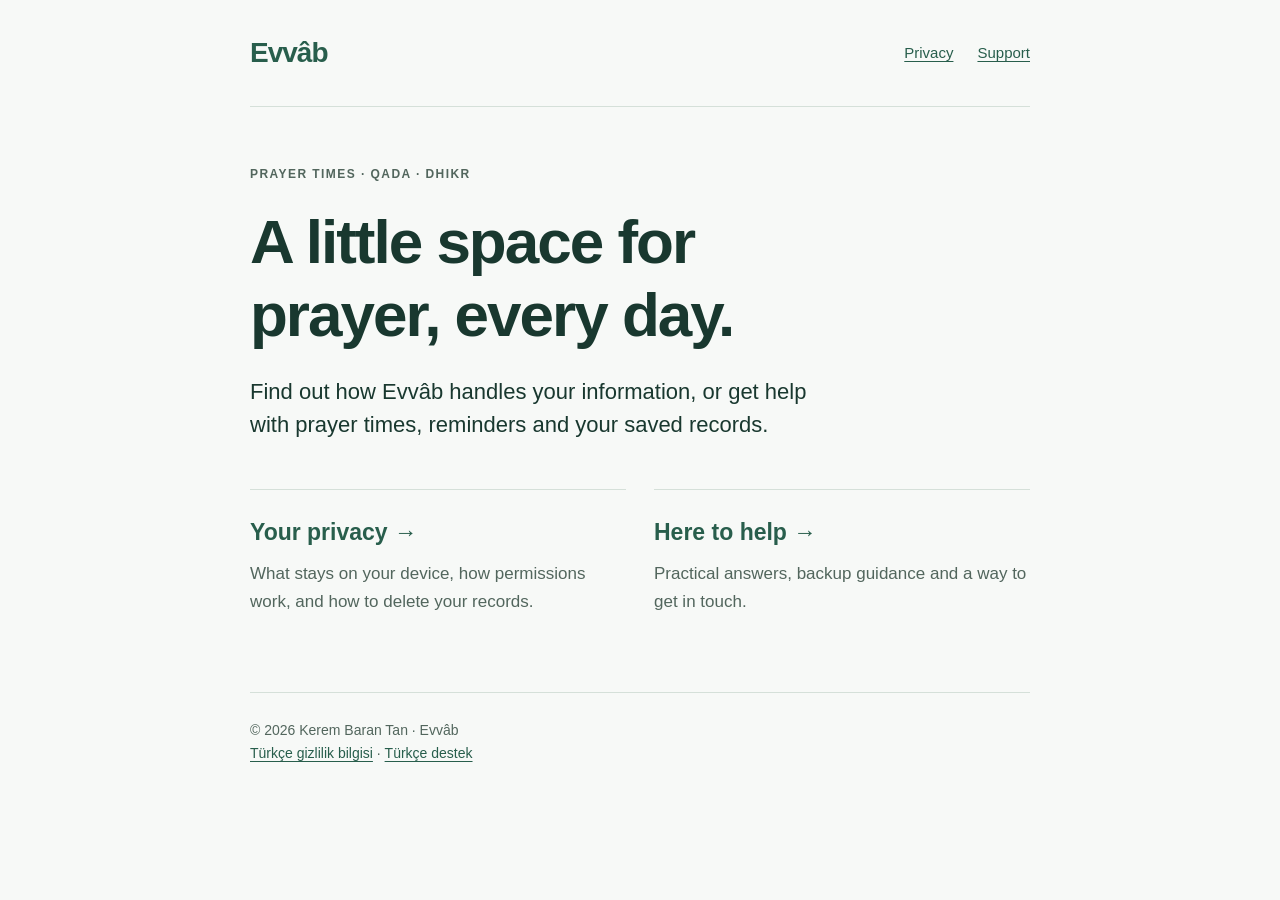
<file: index.html>
<!doctype html>
<html lang="en">
<head><meta charset="utf-8"><meta name="viewport" content="width=device-width,initial-scale=1"><meta name="description" content="Privacy and support for Evvâb, a prayer times, qada and dhikr app for iPhone."><title>Evvâb — Privacy &amp; Support</title><link rel="stylesheet" href="styles.css"></head>
<body>
<a class="skip" href="#main">Skip to content</a>
<header><a class="brand" href="index.html" aria-label="Evvâb home">Evvâb</a><nav aria-label="Main"><a href="privacy.html">Privacy</a><a href="support.html">Support</a></nav></header>
<main id="main">
<p class="eyebrow">Prayer times · Qada · Dhikr</p>
<h1>A little space for prayer, every day.</h1>
<p class="lede">Find out how Evvâb handles your information, or get help with prayer times, reminders and your saved records.</p>
<div class="links"><a href="privacy.html"><strong>Your privacy →</strong><span>What stays on your device, how permissions work, and how to delete your records.</span></a><a href="support.html"><strong>Here to help →</strong><span>Practical answers, backup guidance and a way to get in touch.</span></a></div>
</main>
<footer><p>© 2026 Kerem Baran Tan · Evvâb</p><p><a href="privacy.html#turkce" lang="tr">Türkçe gizlilik bilgisi</a> · <a href="support.html#turkce" lang="tr">Türkçe destek</a></p></footer>
</body></html>
</file>
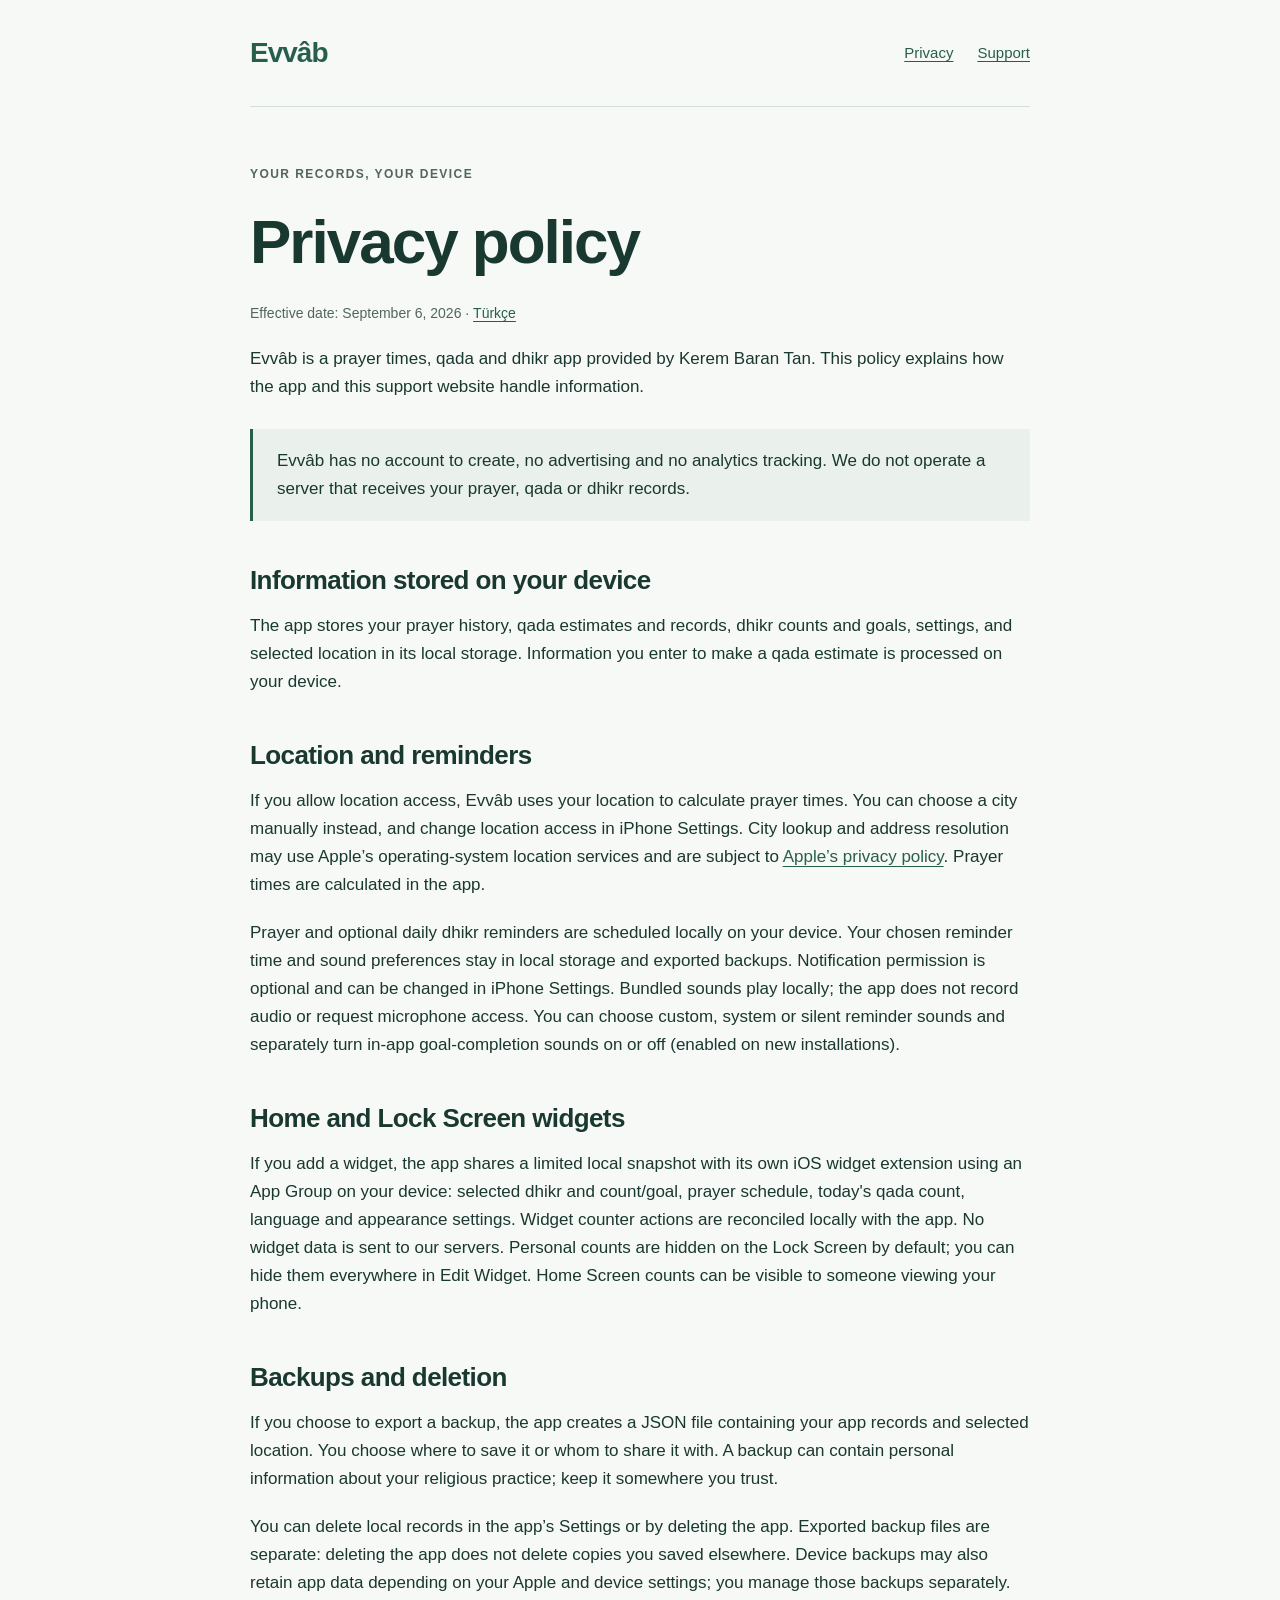
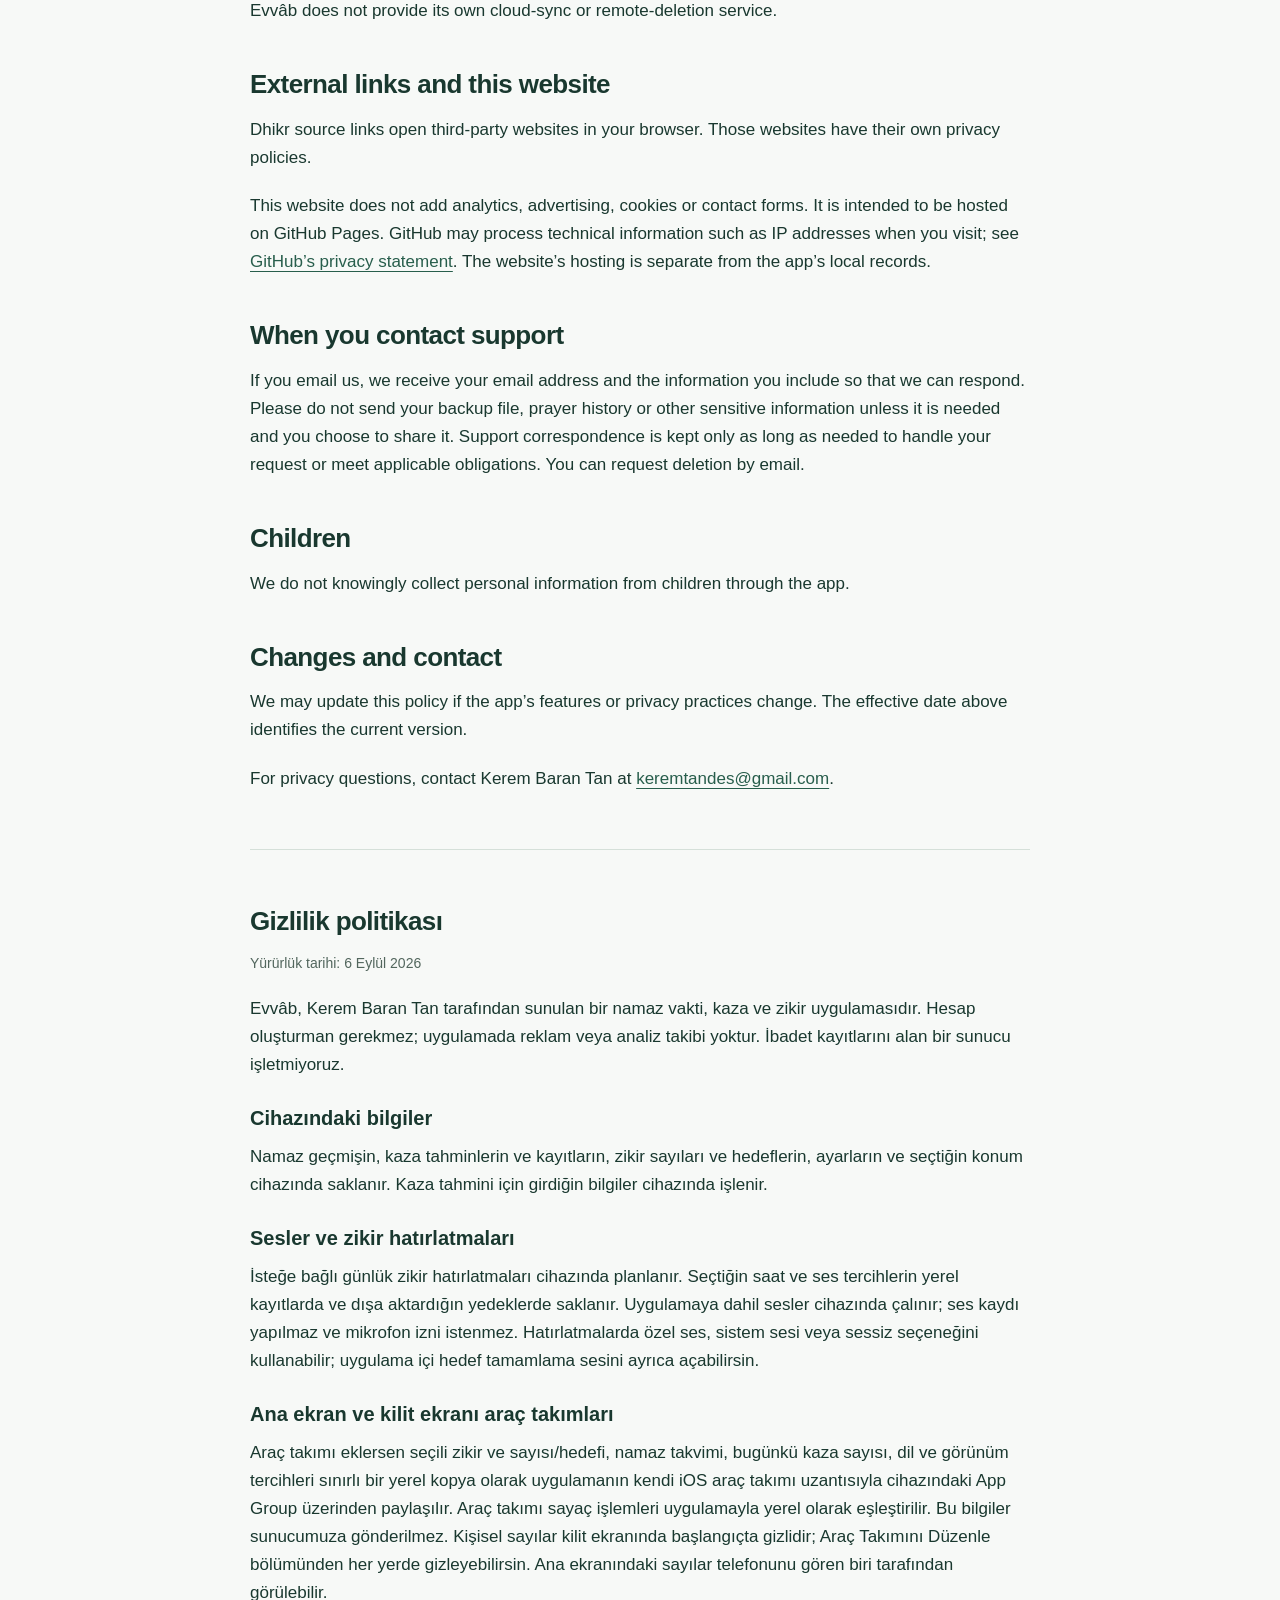
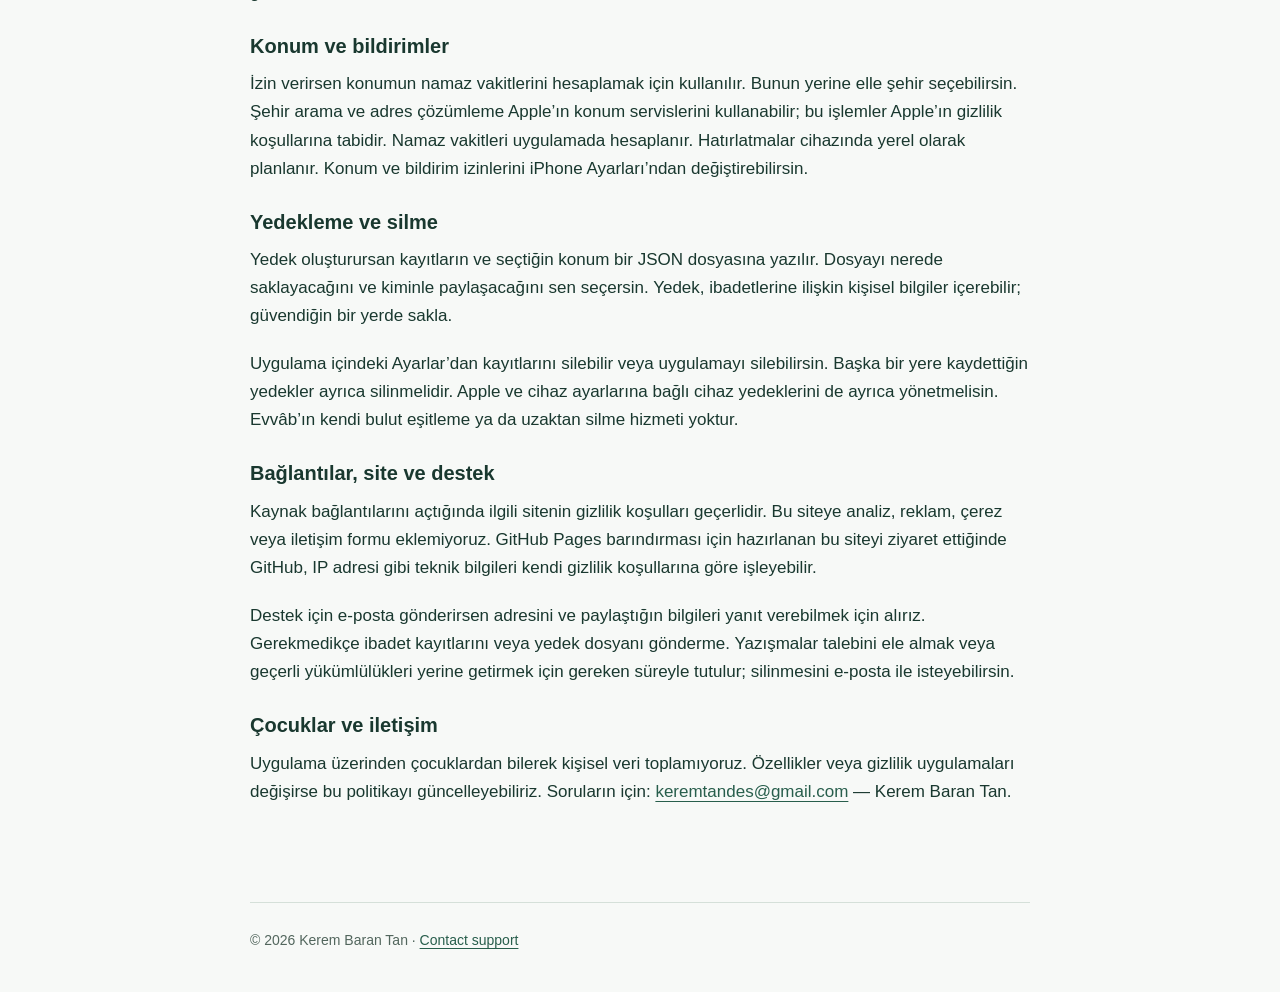
<file: privacy.html>
<!doctype html>
<html lang="en">
<head><meta charset="utf-8"><meta name="viewport" content="width=device-width,initial-scale=1"><meta name="description" content="Evvâb privacy policy: local prayer and dhikr records, location permissions, backups and contact information."><title>Privacy Policy — Evvâb</title><link rel="stylesheet" href="styles.css"></head>
<body>
<a class="skip" href="#main">Skip to content</a>
<header><a class="brand" href="index.html" aria-label="Evvâb home">Evvâb</a><nav aria-label="Main"><a href="privacy.html" aria-current="page">Privacy</a><a href="support.html">Support</a></nav></header>
<main id="main">
<p class="eyebrow">Your records, your device</p><h1>Privacy policy</h1>
<p class="meta">Effective date: September 6, 2026 · <a href="#turkce" lang="tr">Türkçe</a></p>
<p>Evvâb is a prayer times, qada and dhikr app provided by Kerem Baran Tan. This policy explains how the app and this support website handle information.</p>
<div class="notice"><p>Evvâb has no account to create, no advertising and no analytics tracking. We do not operate a server that receives your prayer, qada or dhikr records.</p></div>
<h2>Information stored on your device</h2>
<p>The app stores your prayer history, qada estimates and records, dhikr counts and goals, settings, and selected location in its local storage. Information you enter to make a qada estimate is processed on your device.</p>
<h2>Location and reminders</h2>
<p>If you allow location access, Evvâb uses your location to calculate prayer times. You can choose a city manually instead, and change location access in iPhone Settings. City lookup and address resolution may use Apple’s operating-system location services and are subject to <a href="https://www.apple.com/legal/privacy/">Apple’s privacy policy</a>. Prayer times are calculated in the app.</p>
<p>Prayer and optional daily dhikr reminders are scheduled locally on your device. Your chosen reminder time and sound preferences stay in local storage and exported backups. Notification permission is optional and can be changed in iPhone Settings. Bundled sounds play locally; the app does not record audio or request microphone access. You can choose custom, system or silent reminder sounds and separately turn in-app goal-completion sounds on or off (enabled on new installations).</p>
<h2>Home and Lock Screen widgets</h2>
<p>If you add a widget, the app shares a limited local snapshot with its own iOS widget extension using an App Group on your device: selected dhikr and count/goal, prayer schedule, today's qada count, language and appearance settings. Widget counter actions are reconciled locally with the app. No widget data is sent to our servers. Personal counts are hidden on the Lock Screen by default; you can hide them everywhere in Edit Widget. Home Screen counts can be visible to someone viewing your phone.</p>
<h2>Backups and deletion</h2>
<p>If you choose to export a backup, the app creates a JSON file containing your app records and selected location. You choose where to save it or whom to share it with. A backup can contain personal information about your religious practice; keep it somewhere you trust.</p>
<p>You can delete local records in the app’s Settings or by deleting the app. Exported backup files are separate: deleting the app does not delete copies you saved elsewhere. Device backups may also retain app data depending on your Apple and device settings; you manage those backups separately. Evvâb does not provide its own cloud-sync or remote-deletion service.</p>
<h2>External links and this website</h2>
<p>Dhikr source links open third-party websites in your browser. Those websites have their own privacy policies.</p>
<p>This website does not add analytics, advertising, cookies or contact forms. It is intended to be hosted on GitHub Pages. GitHub may process technical information such as IP addresses when you visit; see <a href="https://docs.github.com/en/site-policy/privacy-policies/github-general-privacy-statement">GitHub’s privacy statement</a>. The website’s hosting is separate from the app’s local records.</p>
<h2>When you contact support</h2>
<p>If you email us, we receive your email address and the information you include so that we can respond. Please do not send your backup file, prayer history or other sensitive information unless it is needed and you choose to share it. Support correspondence is kept only as long as needed to handle your request or meet applicable obligations. You can request deletion by email.</p>
<h2>Children</h2>
<p>We do not knowingly collect personal information from children through the app.</p>
<h2>Changes and contact</h2>
<p>We may update this policy if the app’s features or privacy practices change. The effective date above identifies the current version.</p>
<p>For privacy questions, contact Kerem Baran Tan at <a href="mailto:keremtandes@gmail.com">keremtandes@gmail.com</a>.</p>
<section lang="tr" id="turkce">
<h2>Gizlilik politikası</h2><p class="meta">Yürürlük tarihi: 6 Eylül 2026</p>
<p>Evvâb, Kerem Baran Tan tarafından sunulan bir namaz vakti, kaza ve zikir uygulamasıdır. Hesap oluşturman gerekmez; uygulamada reklam veya analiz takibi yoktur. İbadet kayıtlarını alan bir sunucu işletmiyoruz.</p>
<h3>Cihazındaki bilgiler</h3><p>Namaz geçmişin, kaza tahminlerin ve kayıtların, zikir sayıları ve hedeflerin, ayarların ve seçtiğin konum cihazında saklanır. Kaza tahmini için girdiğin bilgiler cihazında işlenir.</p>
<h3>Sesler ve zikir hatırlatmaları</h3><p>İsteğe bağlı günlük zikir hatırlatmaları cihazında planlanır. Seçtiğin saat ve ses tercihlerin yerel kayıtlarda ve dışa aktardığın yedeklerde saklanır. Uygulamaya dahil sesler cihazında çalınır; ses kaydı yapılmaz ve mikrofon izni istenmez. Hatırlatmalarda özel ses, sistem sesi veya sessiz seçeneğini kullanabilir; uygulama içi hedef tamamlama sesini ayrıca açabilirsin.</p>
<h3>Ana ekran ve kilit ekranı araç takımları</h3><p>Araç takımı eklersen seçili zikir ve sayısı/hedefi, namaz takvimi, bugünkü kaza sayısı, dil ve görünüm tercihleri sınırlı bir yerel kopya olarak uygulamanın kendi iOS araç takımı uzantısıyla cihazındaki App Group üzerinden paylaşılır. Araç takımı sayaç işlemleri uygulamayla yerel olarak eşleştirilir. Bu bilgiler sunucumuza gönderilmez. Kişisel sayılar kilit ekranında başlangıçta gizlidir; Araç Takımını Düzenle bölümünden her yerde gizleyebilirsin. Ana ekranındaki sayılar telefonunu gören biri tarafından görülebilir.</p>
<h3>Konum ve bildirimler</h3><p>İzin verirsen konumun namaz vakitlerini hesaplamak için kullanılır. Bunun yerine elle şehir seçebilirsin. Şehir arama ve adres çözümleme Apple’ın konum servislerini kullanabilir; bu işlemler Apple’ın gizlilik koşullarına tabidir. Namaz vakitleri uygulamada hesaplanır. Hatırlatmalar cihazında yerel olarak planlanır. Konum ve bildirim izinlerini iPhone Ayarları’ndan değiştirebilirsin.</p>
<h3>Yedekleme ve silme</h3><p>Yedek oluşturursan kayıtların ve seçtiğin konum bir JSON dosyasına yazılır. Dosyayı nerede saklayacağını ve kiminle paylaşacağını sen seçersin. Yedek, ibadetlerine ilişkin kişisel bilgiler içerebilir; güvendiğin bir yerde sakla.</p><p>Uygulama içindeki Ayarlar’dan kayıtlarını silebilir veya uygulamayı silebilirsin. Başka bir yere kaydettiğin yedekler ayrıca silinmelidir. Apple ve cihaz ayarlarına bağlı cihaz yedeklerini de ayrıca yönetmelisin. Evvâb’ın kendi bulut eşitleme ya da uzaktan silme hizmeti yoktur.</p>
<h3>Bağlantılar, site ve destek</h3><p>Kaynak bağlantılarını açtığında ilgili sitenin gizlilik koşulları geçerlidir. Bu siteye analiz, reklam, çerez veya iletişim formu eklemiyoruz. GitHub Pages barındırması için hazırlanan bu siteyi ziyaret ettiğinde GitHub, IP adresi gibi teknik bilgileri kendi gizlilik koşullarına göre işleyebilir.</p><p>Destek için e-posta gönderirsen adresini ve paylaştığın bilgileri yanıt verebilmek için alırız. Gerekmedikçe ibadet kayıtlarını veya yedek dosyanı gönderme. Yazışmalar talebini ele almak veya geçerli yükümlülükleri yerine getirmek için gereken süreyle tutulur; silinmesini e-posta ile isteyebilirsin.</p>
<h3>Çocuklar ve iletişim</h3><p>Uygulama üzerinden çocuklardan bilerek kişisel veri toplamıyoruz. Özellikler veya gizlilik uygulamaları değişirse bu politikayı güncelleyebiliriz. Soruların için: <a href="mailto:keremtandes@gmail.com">keremtandes@gmail.com</a> — Kerem Baran Tan.</p>
</section>
</main><footer><p>© 2026 Kerem Baran Tan · <a href="support.html">Contact support</a></p></footer>
</body></html>
</file>
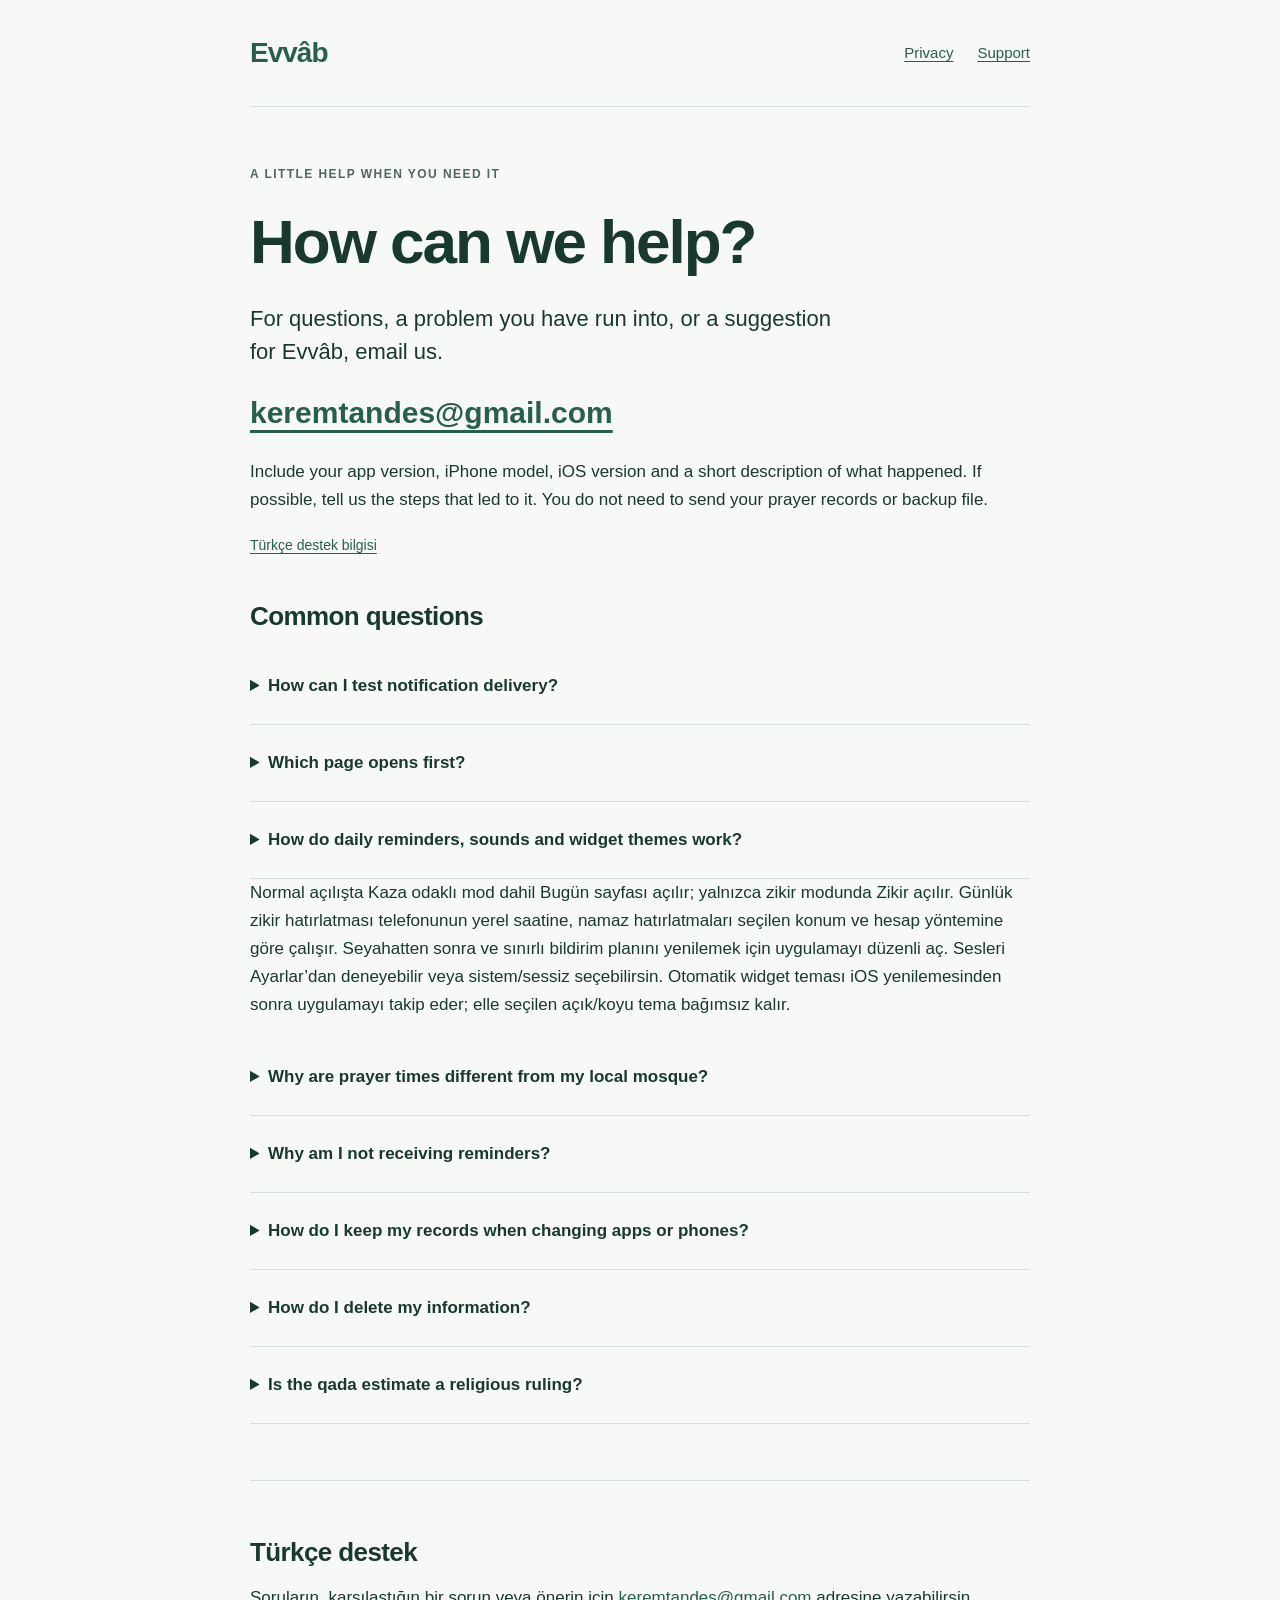
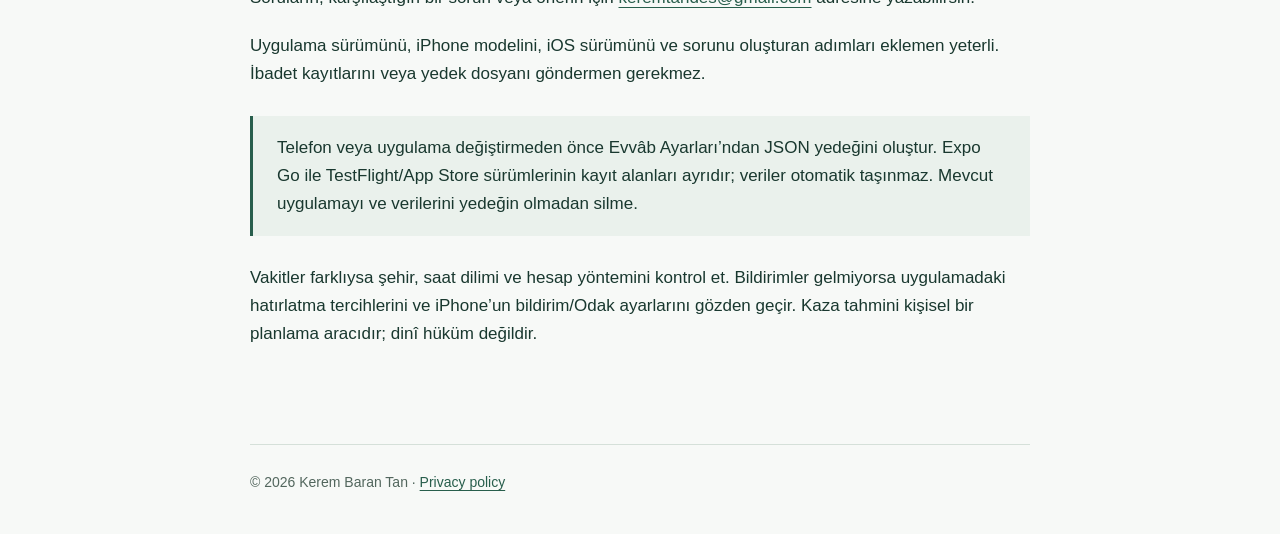
<file: support.html>
<!doctype html>
<html lang="en">
<head><meta charset="utf-8"><meta name="viewport" content="width=device-width,initial-scale=1"><meta name="description" content="Get help with Evvâb prayer times, reminders, qada and dhikr records, backups and privacy."><title>Support — Evvâb</title><link rel="stylesheet" href="styles.css"></head>
<body>
<a class="skip" href="#main">Skip to content</a>
<header><a class="brand" href="index.html" aria-label="Evvâb home">Evvâb</a><nav aria-label="Main"><a href="privacy.html">Privacy</a><a href="support.html" aria-current="page">Support</a></nav></header>
<main id="main">
<p class="eyebrow">A little help when you need it</p><h1>How can we help?</h1>
<p class="lede">For questions, a problem you have run into, or a suggestion for Evvâb, email us.</p>
<p class="contact"><a href="mailto:keremtandes@gmail.com?subject=Evvab%20support">keremtandes@gmail.com</a></p>
<p>Include your app version, iPhone model, iOS version and a short description of what happened. If possible, tell us the steps that led to it. You do not need to send your prayer records or backup file.</p>
<p class="meta"><a href="#turkce" lang="tr">Türkçe destek bilgisi</a></p>
<h2>Common questions</h2>
<details><summary>How can I test notification delivery?</summary><p>In Evvâb Settings, tap “Enable all prayer alerts with sound” to enable all five prayers, the selected advance reminder and Evvâb tones. Check the next scheduled times, saved count and prayer-plan end date. Use one “Test in 10 seconds” button at a time, then lock your phone. Test advance-prayer, prayer-time and dhikr sounds separately. An iPhone permission warning links to Settings. Allow Sounds and Time Sensitive notifications. Turn Silent Mode off and raise Ringtone and Alerts in iPhone Settings → Sounds & Haptics if delivery is too quiet. Review Focus and Scheduled Summary if delivery is delayed. Prayer schedules have a finite capacity; reopen before the displayed end date and after travel. A successful schedule is not proof that iOS will deliver audibly under every setting.</p><p lang="tr">Evvâb Ayarları’nda “Tüm vakitleri sesli olarak yeniden kur” düğmesine dokun. Bu işlem beş vakti, seçili ön hatırlatmayı ve Evvâb seslerini açar. Yaklaşan saatleri, kayıt sayısını ve planın son tarihini kontrol et. “10 saniye sonra test et” düğmelerini tek tek kullanıp telefonu kilitle. iPhone’da Sesler ve Zamana Duyarlı Bildirimler izinlerini aç; Sessiz Mod’u kapat ve Ses ve Dokunuş bölümündeki Zil Sesi ve Uyarılar seviyesini yükselt. Odak ve Zamanlanmış Özet ayarlarını da kontrol et. Plan sonundan önce ve seyahat sonrası uygulamayı yeniden aç. Planlama başarısı, iOS’un her koşulda sesli teslim edeceği anlamına gelmez.</p></details>
<details><summary>Which page opens first?</summary><p>Normal launches open Today, including Qada focused mode. Dhikr-only mode opens Dhikr. Opening a widget or reminder can take you directly to its related page.</p></details>
<details><summary>How do daily reminders, sounds and widget themes work?</summary><p>The optional daily dhikr reminder follows your phone's local clock. Prayer reminders use the selected location and calculation method; reopen after travel and periodically to refresh the limited schedule. Delivery and sound depend on iOS notification, Silent and Focus settings. Preview the four bundled sounds in Settings, or choose system or silent sounds. Goal-completion sound is enabled on new installations and has a separate switch. Saved off preferences remain off after an update. It plays at the goal, not on every tap. Widgets set to Automatic follow the app appearance after iOS refreshes them; explicit Light or Dark overrides remain independent.</p></details>
<p lang="tr">Normal açılışta Kaza odaklı mod dahil Bugün sayfası açılır; yalnızca zikir modunda Zikir açılır. Günlük zikir hatırlatması telefonunun yerel saatine, namaz hatırlatmaları seçilen konum ve hesap yöntemine göre çalışır. Seyahatten sonra ve sınırlı bildirim planını yenilemek için uygulamayı düzenli aç. Sesleri Ayarlar’dan deneyebilir veya sistem/sessiz seçebilirsin. Otomatik widget teması iOS yenilemesinden sonra uygulamayı takip eder; elle seçilen açık/koyu tema bağımsız kalır.</p>
<details><summary>Why are prayer times different from my local mosque?</summary><p>Prayer times are calculated astronomically. Calculation methods, local conventions and adjustments can give different results. Check your city, time zone and calculation method in Evvâb Settings, and choose the method used by your local authority.</p></details>
<details><summary>Why am I not receiving reminders?</summary><p>Check that reminders and the individual prayers you want are enabled in Evvâb. In iPhone Settings, allow notifications for Evvâb and check Focus and notification-delivery settings. Reopen Evvâb after changing your location or reminder preferences. Reminders are scheduled on your device.</p></details>
<details><summary>How do I keep my records when changing apps or phones?</summary><p>Before deleting Evvâb or Expo Go, reinstalling, or moving to another phone, export a JSON backup from Evvâb Settings and save it somewhere you can access. Restore it from Settings in the new installation. Expo Go and a TestFlight or App Store installation use separate storage; your records do not transfer automatically.</p></details>
<details><summary>How do I delete my information?</summary><p>Use the data deletion control in Evvâb Settings. Deleting the app also removes its local app data. Separately delete any backup files you exported and manage any device backups in your Apple settings. See the <a href="privacy.html">privacy policy</a> for details.</p></details>
<details><summary>Is the qada estimate a religious ruling?</summary><p>No. It is an editable planning aid based on information you enter, not a definitive calculation of prayers owed. For religious guidance, consult someone qualified whom you trust.</p></details>
<section lang="tr" id="turkce"><h2>Türkçe destek</h2><p>Soruların, karşılaştığın bir sorun veya önerin için <a href="mailto:keremtandes@gmail.com?subject=Evvab%20destek">keremtandes@gmail.com</a> adresine yazabilirsin.</p><p>Uygulama sürümünü, iPhone modelini, iOS sürümünü ve sorunu oluşturan adımları eklemen yeterli. İbadet kayıtlarını veya yedek dosyanı göndermen gerekmez.</p><div class="notice"><p>Telefon veya uygulama değiştirmeden önce Evvâb Ayarları’ndan JSON yedeğini oluştur. Expo Go ile TestFlight/App Store sürümlerinin kayıt alanları ayrıdır; veriler otomatik taşınmaz. Mevcut uygulamayı ve verilerini yedeğin olmadan silme.</p></div><p>Vakitler farklıysa şehir, saat dilimi ve hesap yöntemini kontrol et. Bildirimler gelmiyorsa uygulamadaki hatırlatma tercihlerini ve iPhone’un bildirim/Odak ayarlarını gözden geçir. Kaza tahmini kişisel bir planlama aracıdır; dinî hüküm değildir.</p></section>
</main><footer><p>© 2026 Kerem Baran Tan · <a href="privacy.html">Privacy policy</a></p></footer>
</body></html>
</file>
<file: styles.css>
:root{color-scheme:light dark;--paper:#f7f9f7;--ink:#19382f;--muted:#52665d;--line:#d5e0d9;--accent:#285e4c;--surface:#eaf1ec;font-family:-apple-system,BlinkMacSystemFont,"Segoe UI",sans-serif;font-size:17px;line-height:1.65}
*{box-sizing:border-box}body{margin:0;background:var(--paper);color:var(--ink)}a{color:var(--accent);text-underline-offset:.22em;overflow-wrap:anywhere}a:hover{text-decoration-thickness:2px}a:focus-visible,summary:focus-visible{outline:3px solid var(--accent);outline-offset:5px}header,main,footer{width:min(100% - 48px,780px);margin-inline:auto}header{display:flex;justify-content:space-between;align-items:center;gap:24px;padding:30px 0;border-bottom:1px solid var(--line)}.brand{font-size:28px;font-weight:700;letter-spacing:-1px;text-decoration:none}nav{display:flex;gap:24px;font-size:15px}nav a{padding:8px 0}main{padding:58px 0 76px}h1,h2,h3{line-height:1.18;text-wrap:balance}h1{font-size:clamp(38px,7vw,62px);font-weight:650;letter-spacing:-2px;margin:0 0 24px}h2{font-size:26px;letter-spacing:-.6px;margin:44px 0 16px}h3{font-size:20px;margin:28px 0 12px}p{margin:0 0 20px}.eyebrow{font-size:12px;font-weight:700;letter-spacing:.12em;text-transform:uppercase;color:var(--muted);margin-bottom:20px}.lede{font-size:22px;line-height:1.5;max-width:600px}.meta{color:var(--muted);font-size:14px}.notice{border-left:3px solid var(--accent);padding:18px 24px;background:var(--surface);margin:28px 0}.notice p:last-child{margin:0}.links{display:grid;grid-template-columns:1fr 1fr;gap:28px;margin-top:48px}.links a{display:block;border-top:1px solid var(--line);padding-top:24px;text-decoration:none}.links strong{font-size:23px;font-weight:600}.links span{display:block;color:var(--muted);margin-top:8px}ul,ol{padding-left:24px;margin:0 0 24px}li{padding-left:3px;margin:7px 0}details{border-bottom:1px solid var(--line);padding:18px 0}summary{font-weight:600;cursor:pointer;padding:6px 0}details p{margin-top:14px}.contact{font-size:clamp(20px,4.6vw,30px);font-weight:600}footer{padding:26px 0 40px;border-top:1px solid var(--line);font-size:14px;color:var(--muted)}footer p{margin:0}.skip{position:absolute;left:16px;top:-100px;background:var(--paper);padding:12px}.skip:focus{top:12px}section[lang]{border-top:1px solid var(--line);margin-top:56px;padding-top:12px}code{font:inherit;background:var(--surface);padding:2px 5px;border-radius:4px}
@media(max-width:520px){header,main,footer{width:calc(100% - 40px)}header{padding:22px 0;gap:16px}nav{gap:16px}main{padding-top:38px}h1{letter-spacing:-1.4px}.lede{font-size:20px}.links{grid-template-columns:1fr;gap:20px;margin-top:32px}.notice{padding:16px 18px}}
@media(prefers-color-scheme:dark){:root{--paper:#13231d;--ink:#edf4ef;--muted:#b2c5b9;--line:#375246;--accent:#a3d5b9;--surface:#1d3529}}
</file>
